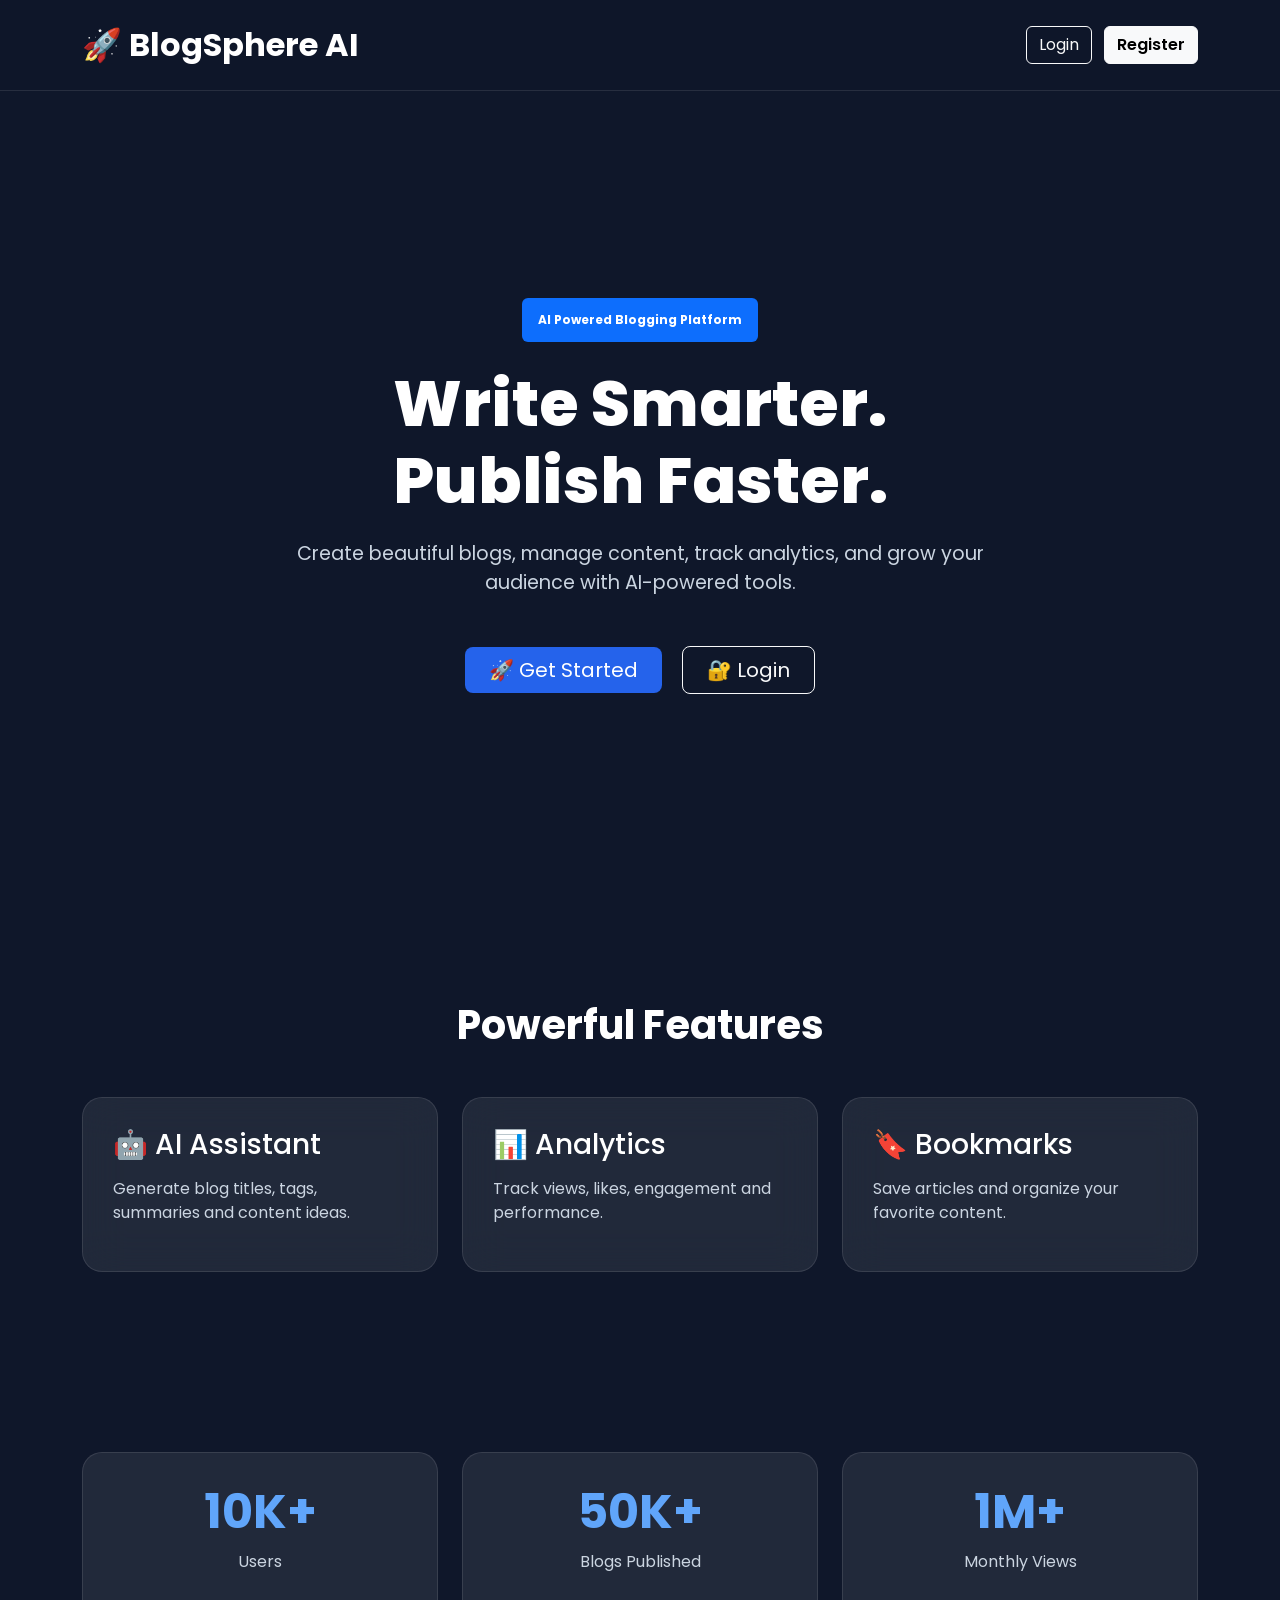
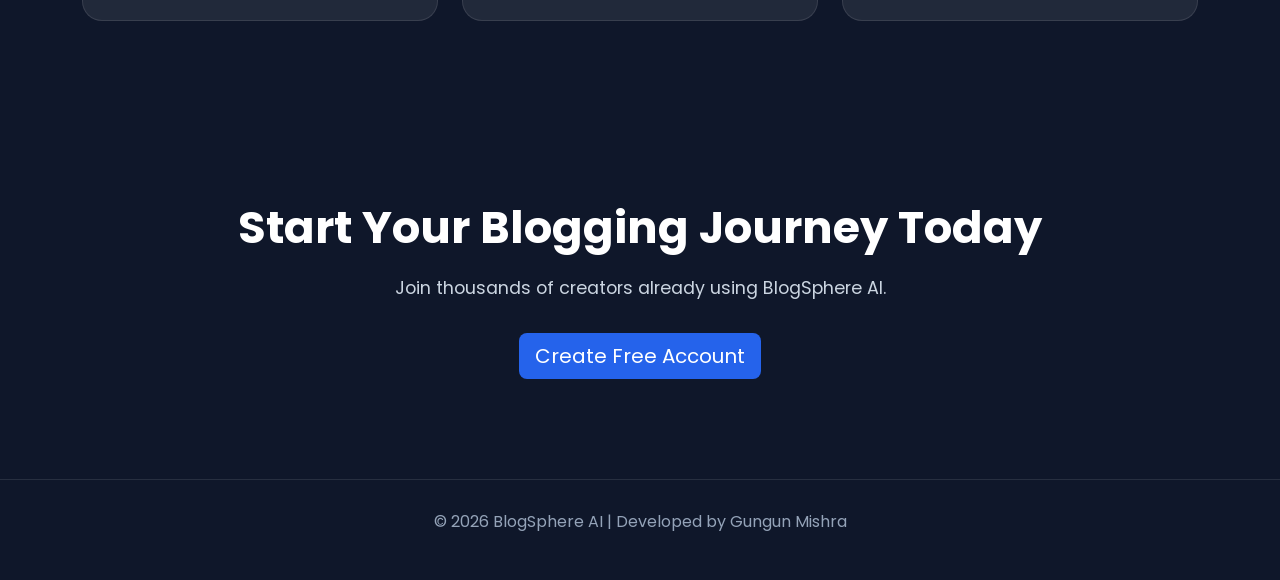
<file: BlogSphere-AI/index.html>
<!DOCTYPE html>
<html lang="en">
<head>
<meta charset="UTF-8">
<meta name="viewport" content="width=device-width, initial-scale=1.0">

<title>BlogSphere AI</title>

<link href="https://cdn.jsdelivr.net/npm/bootstrap@5.3.3/dist/css/bootstrap.min.css" rel="stylesheet">

<link rel="stylesheet" href="css/style.css">

<link rel="preconnect" href="https://fonts.googleapis.com">
<link href="https://fonts.googleapis.com/css2?family=Poppins:wght@300;400;500;600;700;800&display=swap" rel="stylesheet">

</head>

<body>

<!-- Navbar -->

<nav class="navbar navbar-expand-lg navbar-dark py-3">

<div class="container">

<a href="index.html" class="navbar-brand fw-bold fs-2">
🚀 BlogSphere AI
</a>

<div>

<a href="login.html" class="btn btn-outline-light me-2">
Login
</a>

<a href="register.html" class="btn btn-light fw-semibold">
Register
</a>

</div>

</div>

</nav>

<!-- Hero Section -->

<section class="hero">

<div class="container text-center">

<span class="badge bg-primary mb-4 p-3">
AI Powered Blogging Platform
</span>

<h1 class="hero-title">
Write Smarter.<br>
Publish Faster.
</h1>

<p class="hero-text">
Create beautiful blogs, manage content, track analytics,
and grow your audience with AI-powered tools.
</p>

<div class="mt-5">

<a href="register.html"
class="btn btn-primary btn-lg px-4 me-3">
🚀 Get Started
</a>

<a href="login.html"
class="btn btn-outline-light btn-lg px-4">
🔐 Login
</a>

</div>

</div>

</section>

<!-- Features -->

<section class="features">

<div class="container">

<h2 class="section-title text-center">
Powerful Features
</h2>

<div class="row g-4 mt-4">

<div class="col-md-4">

<div class="feature-card">

<h3>🤖 AI Assistant</h3>

<p>
Generate blog titles, tags,
summaries and content ideas.
</p>

</div>

</div>

<div class="col-md-4">

<div class="feature-card">

<h3>📊 Analytics</h3>

<p>
Track views, likes,
engagement and performance.
</p>

</div>

</div>

<div class="col-md-4">

<div class="feature-card">

<h3>🔖 Bookmarks</h3>

<p>
Save articles and organize
your favorite content.
</p>

</div>

</div>

</div>

</div>

</section>

<!-- Stats -->

<section class="stats">

<div class="container">

<div class="row text-center">

<div class="col-md-4">

<div class="stat-card">

<h2>10K+</h2>

<p>Users</p>

</div>

</div>

<div class="col-md-4">

<div class="stat-card">

<h2>50K+</h2>

<p>Blogs Published</p>

</div>

</div>

<div class="col-md-4">

<div class="stat-card">

<h2>1M+</h2>

<p>Monthly Views</p>

</div>

</div>

</div>

</div>

</section>

<!-- CTA -->

<section class="cta">

<div class="container text-center">

<h2>
Start Your Blogging Journey Today
</h2>

<p>
Join thousands of creators already using BlogSphere AI.
</p>

<a href="register.html"
class="btn btn-primary btn-lg mt-3">

Create Free Account

</a>

</div>

</section>

<!-- Footer -->

<footer>

<div class="container text-center">

<p>
© 2026 BlogSphere AI | Developed by Gungun Mishra
</p>

</div>

</footer>

</body>
</html>
</file>
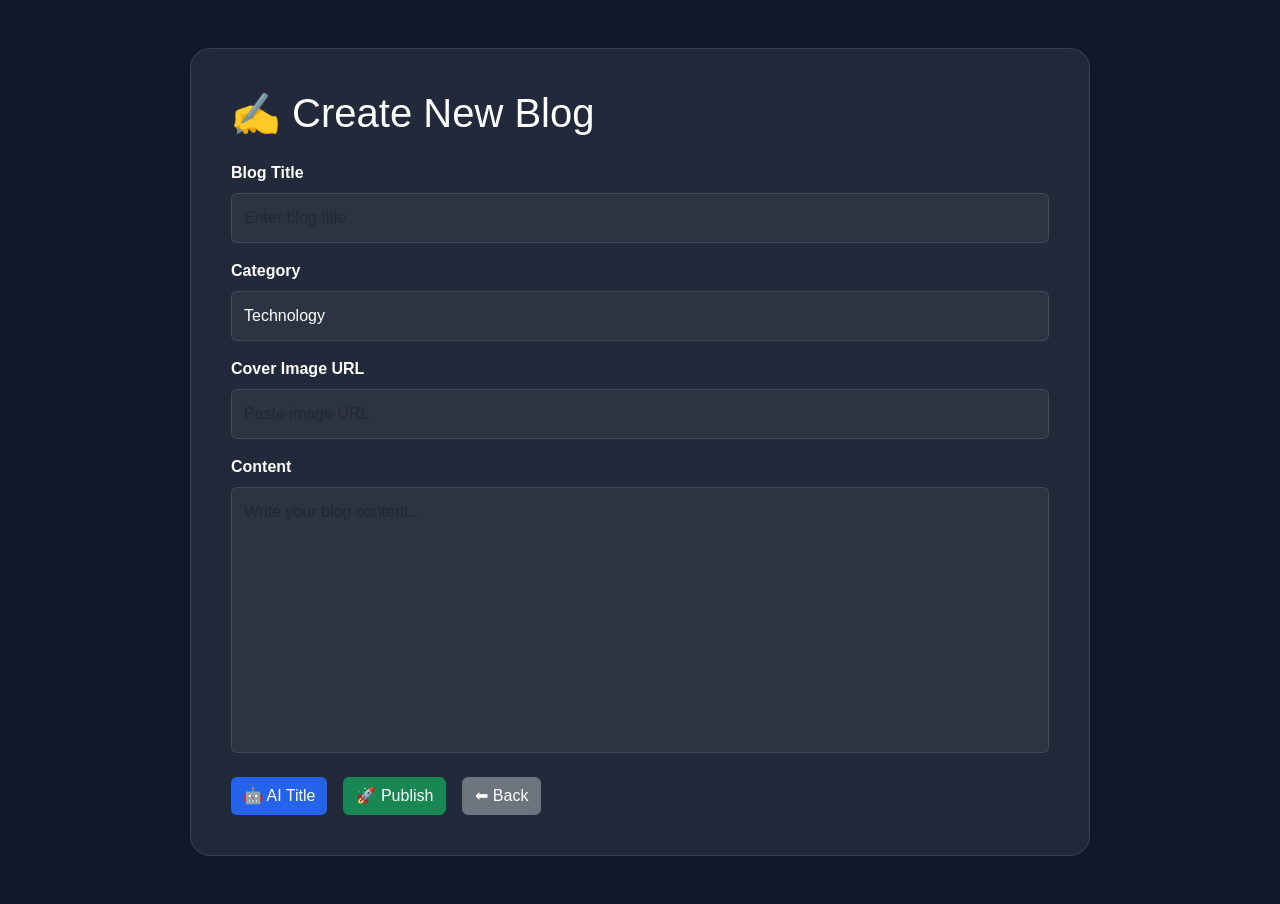
<file: BlogSphere-AI/create-blog.html>
<!DOCTYPE html>
<html lang="en">
<head>

<meta charset="UTF-8">
<meta name="viewport" content="width=device-width, initial-scale=1.0">

<title>Create Blog | BlogSphere AI</title>

<link href="https://cdn.jsdelivr.net/npm/bootstrap@5.3.3/dist/css/bootstrap.min.css" rel="stylesheet">

<link rel="stylesheet" href="css/style.css">

</head>

<body>

<div class="container py-5">

<div class="create-blog-card">

<h1 class="mb-4">
✍️ Create New Blog
</h1>

<!-- Blog Title -->

<label class="mb-2">
Blog Title
</label>

<input
type="text"
id="title"
class="form-control mb-3"
placeholder="Enter blog title">

<!-- Category -->

<label class="mb-2">
Category
</label>

<select
id="category"
class="form-control mb-3">

<option>Technology</option>

<option>Artificial Intelligence</option>

<option>Programming</option>

<option>Career</option>

<option>Web Development</option>

</select>

<!-- Image URL -->

<label class="mb-2">
Cover Image URL
</label>

<input
type="text"
id="image"
class="form-control mb-3"
placeholder="Paste image URL">

<!-- Content -->

<label class="mb-2">
Content
</label>

<textarea
id="content"
rows="10"
class="form-control mb-4"
placeholder="Write your blog content...">
</textarea>

<div class="d-flex gap-3">

<button
class="btn btn-primary"
onclick="generateTitle()">

🤖 AI Title

</button>

<button
class="btn btn-success"
onclick="createBlog()">

🚀 Publish

</button>

<a
href="dashboard.html"
class="btn btn-secondary">

⬅ Back

</a>

</div>

</div>

</div>

<script src="js/app.js"></script>

</body>
</html>
</file>
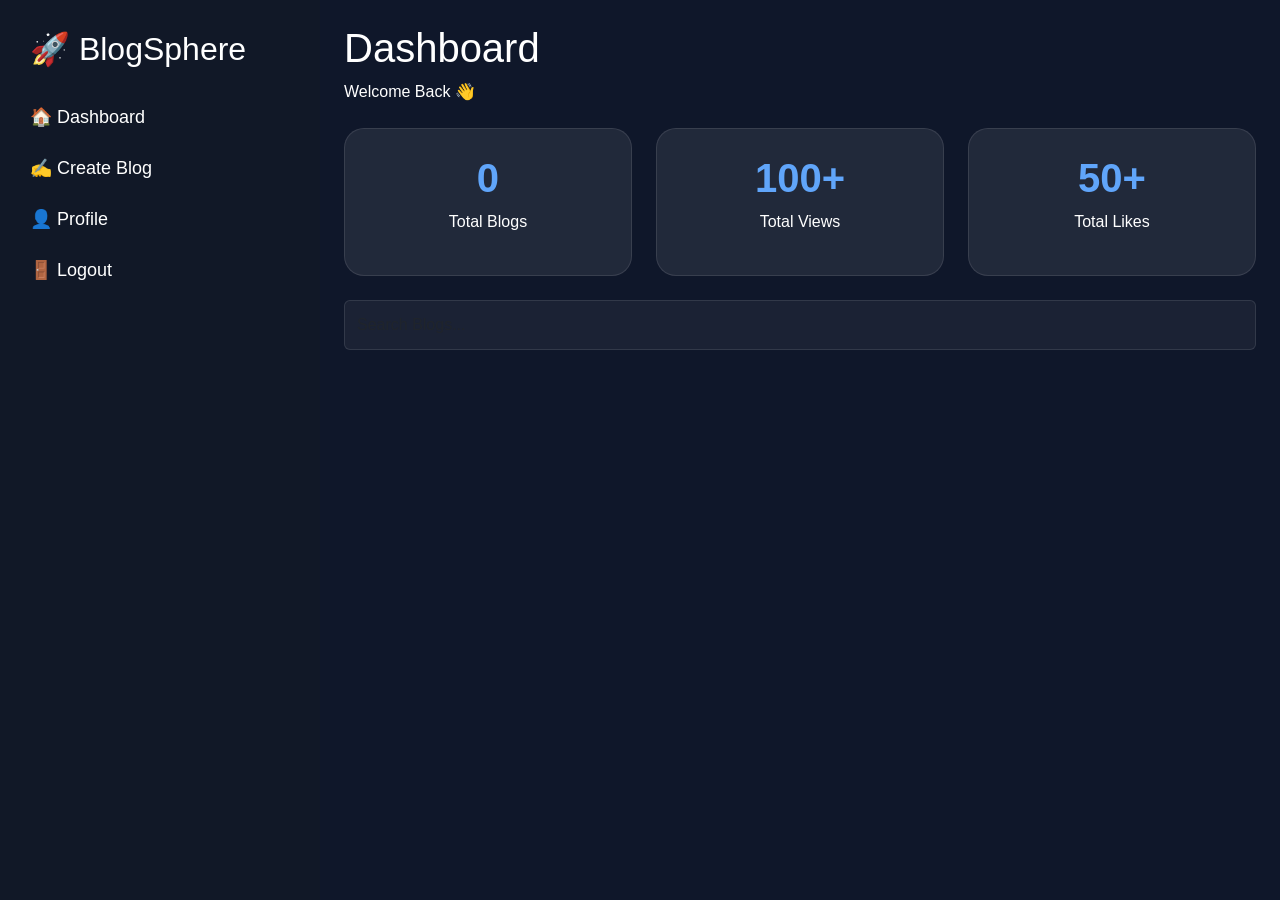
<file: BlogSphere-AI/dashboard.html>
<!DOCTYPE html>
<html lang="en">
<head>

<meta charset="UTF-8">
<meta name="viewport" content="width=device-width, initial-scale=1.0">

<title>Dashboard | BlogSphere AI</title>

<link href="https://cdn.jsdelivr.net/npm/bootstrap@5.3.3/dist/css/bootstrap.min.css" rel="stylesheet">

<link rel="stylesheet" href="css/style.css">

</head>

<body>

<div class="container-fluid">

<div class="row">

<!-- Sidebar -->

<div class="col-md-3 sidebar">

<h2 class="mb-4">
🚀 BlogSphere
</h2>

<a href="dashboard.html">🏠 Dashboard</a>

<a href="create-blog.html">✍️ Create Blog</a>

<a href="profile.html">👤 Profile</a>

<a href="#" onclick="logout()">
🚪 Logout
</a>

</div>

<!-- Main Content -->

<div class="col-md-9 p-4">

<h1>
Dashboard
</h1>

<p>
Welcome Back 👋
</p>

<!-- Stats -->

<div class="row mt-4">

<div class="col-md-4">

<div class="stat-box">

<h2 id="blogCount">
0
</h2>

<p>Total Blogs</p>

</div>

</div>

<div class="col-md-4">

<div class="stat-box">

<h2>
100+
</h2>

<p>Total Views</p>

</div>

</div>

<div class="col-md-4">

<div class="stat-box">

<h2>
50+
</h2>

<p>Total Likes</p>

</div>

</div>

</div>

<!-- Search -->

<div class="mt-4">

<input
type="text"
id="search"
class="form-control"
placeholder="Search Blogs..."
onkeyup="searchBlogs()">

</div>

<!-- Blog List -->

<div
id="blogs"
class="mt-4">

</div>

</div>

</div>

</div>

<script src="js/app.js"></script>

</body>
</html>
</file>
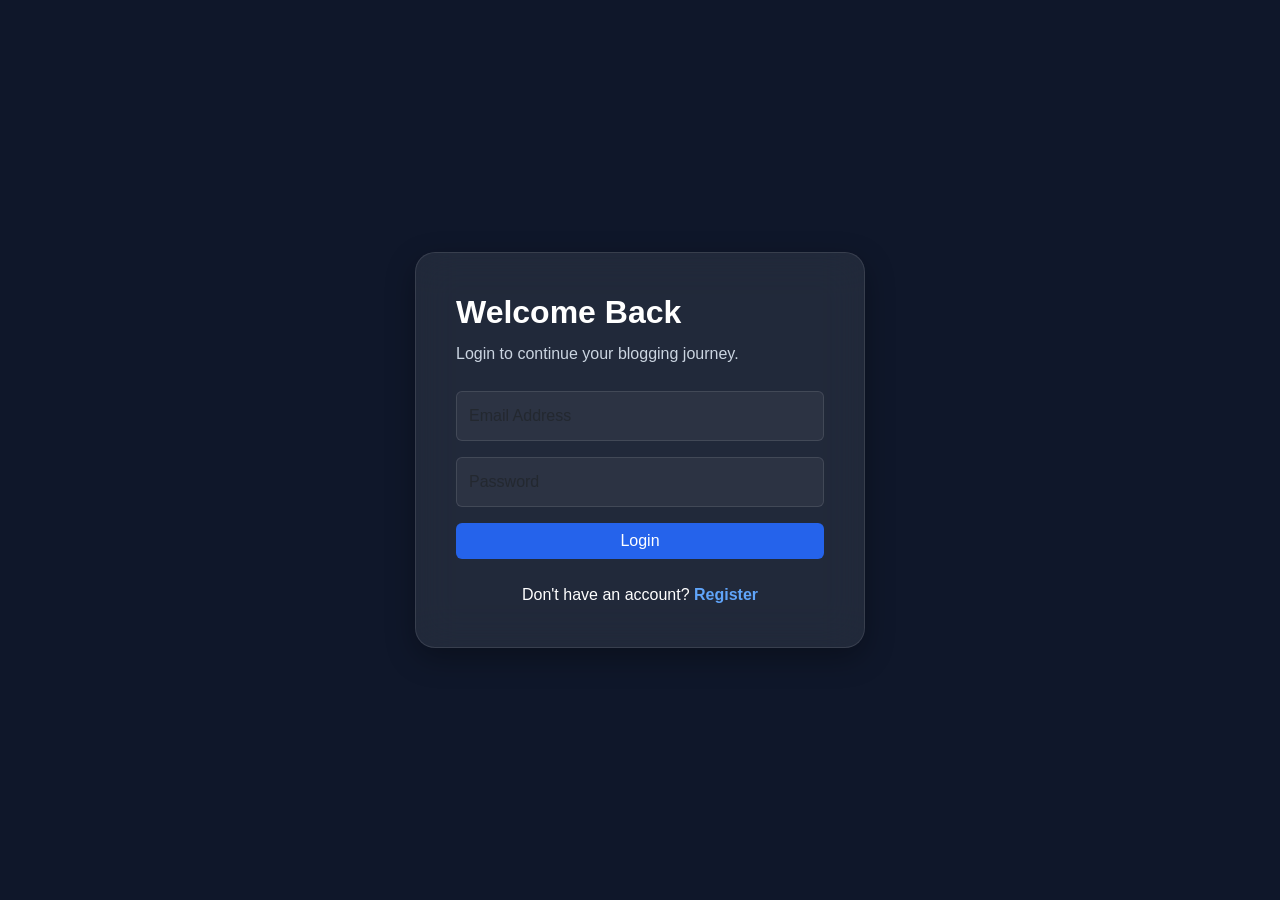
<file: BlogSphere-AI/login.html>
<!DOCTYPE html>
<html lang="en">
<head>

<meta charset="UTF-8">
<meta name="viewport" content="width=device-width, initial-scale=1.0">

<title>Login | BlogSphere AI</title>

<link href="https://cdn.jsdelivr.net/npm/bootstrap@5.3.3/dist/css/bootstrap.min.css" rel="stylesheet">

<link rel="stylesheet" href="css/style.css">

</head>

<body>

<div class="auth-container">

<div class="auth-card">

<h1>Welcome Back</h1>

<p>Login to continue your blogging journey.</p>

<input
type="email"
id="loginEmail"
class="form-control mb-3"
placeholder="Email Address">

<input
type="password"
id="loginPassword"
class="form-control mb-3"
placeholder="Password">

<button
class="btn btn-primary w-100"
onclick="login()">

Login

</button>

<div class="text-center mt-4">

Don't have an account?

<a href="register.html">
Register
</a>

</div>

</div>

</div>

<script src="js/app.js"></script>

</body>
</html>
</file>
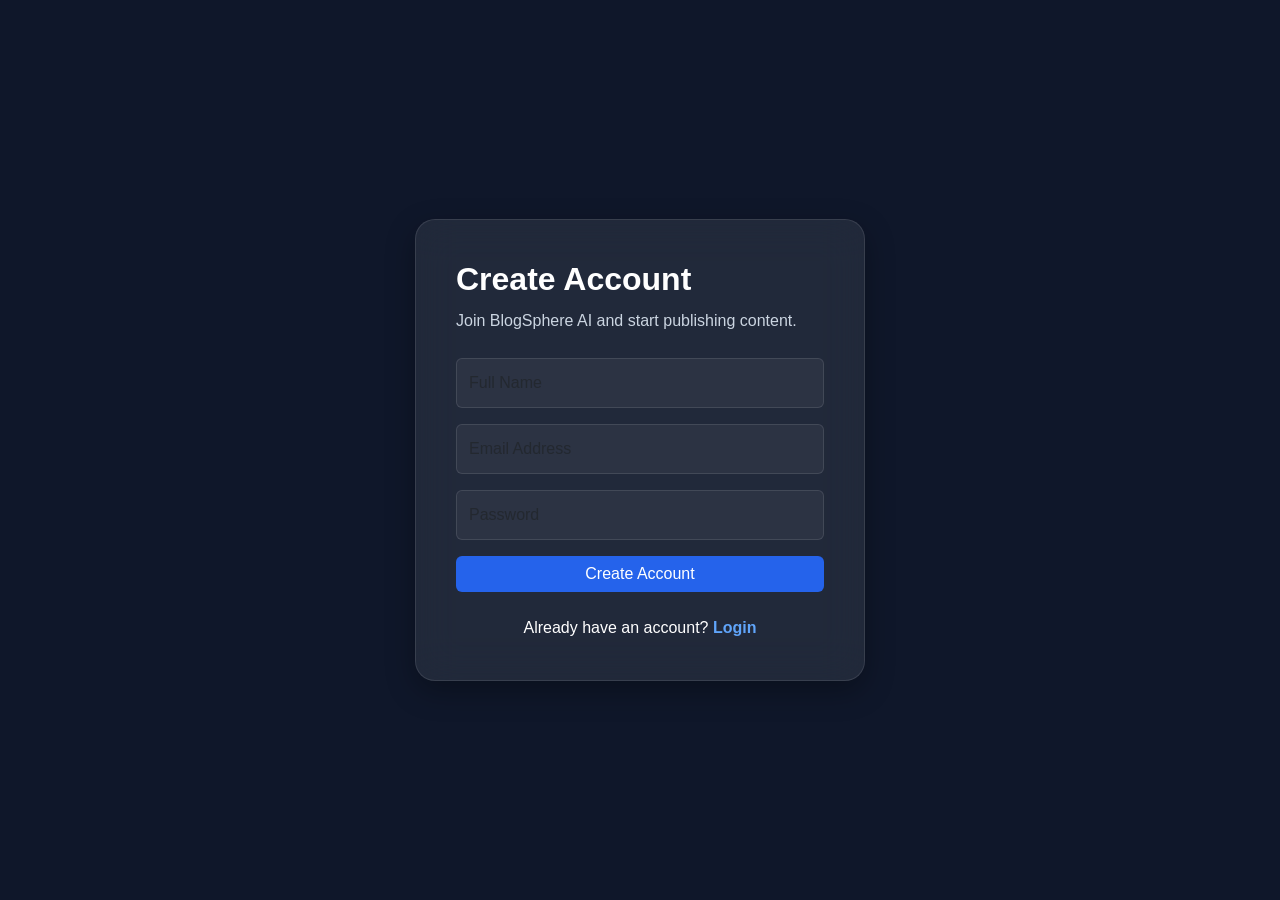
<file: BlogSphere-AI/register.html>
<!DOCTYPE html>
<html lang="en">
<head>

<meta charset="UTF-8">
<meta name="viewport" content="width=device-width, initial-scale=1.0">

<title>Register | BlogSphere AI</title>

<link href="https://cdn.jsdelivr.net/npm/bootstrap@5.3.3/dist/css/bootstrap.min.css" rel="stylesheet">

<link rel="stylesheet" href="css/style.css">

</head>

<body>

<div class="auth-container">

<div class="auth-card">

<h1>Create Account</h1>

<p>
Join BlogSphere AI and start publishing content.
</p>

<form>

<input
type="text"
class="form-control mb-3"
placeholder="Full Name"
id="name">

<input
type="email"
class="form-control mb-3"
placeholder="Email Address"
id="email">

<input
type="password"
class="form-control mb-3"
placeholder="Password"
id="password">

<button
type="button"
class="btn btn-primary w-100"
onclick="register()">

Create Account

</button>

</form>

<div class="mt-4 text-center">

Already have an account?

<a href="login.html">
Login
</a>

</div>

</div>

</div>

<script src="js/app.js"></script>

</body>
</html>
</file>
<file: BlogSphere-AI/css/style.css>
*{
margin:0;
padding:0;
box-sizing:border-box;
font-family:'Poppins',sans-serif;
}

body{
background:#0f172a;
color:white;
overflow-x:hidden;
}

/* Navbar */

.navbar{
background:rgba(15,23,42,0.95);
backdrop-filter:blur(10px);
border-bottom:1px solid rgba(255,255,255,0.1);
}

.navbar-brand{
font-weight:700;
}

/* Hero Section */

.hero{
min-height:90vh;
display:flex;
align-items:center;
justify-content:center;
text-align:center;
padding:100px 20px;
}

.hero-title{
font-size:4rem;
font-weight:800;
line-height:1.2;
margin-bottom:20px;
}

.hero-text{
font-size:1.2rem;
max-width:700px;
margin:auto;
color:#cbd5e1;
}

/* Buttons */

.btn-primary{
background:#2563eb;
border:none;
}

.btn-primary:hover{
background:#1d4ed8;
transform:translateY(-2px);
}

.btn{
transition:0.3s;
}

/* Features */

.features{
padding:100px 0;
}

.section-title{
font-size:2.5rem;
font-weight:700;
}

.feature-card{
background:rgba(255,255,255,0.08);
backdrop-filter:blur(20px);
border:1px solid rgba(255,255,255,0.1);
padding:30px;
border-radius:20px;
height:100%;
transition:0.3s;
}

.feature-card:hover{
transform:translateY(-10px);
box-shadow:0 10px 30px rgba(0,0,0,0.3);
}

.feature-card h3{
margin-bottom:15px;
}

.feature-card p{
color:#cbd5e1;
}

/* Stats */

.stats{
padding:80px 0;
}

.stat-card{
background:rgba(255,255,255,0.08);
padding:30px;
border-radius:20px;
border:1px solid rgba(255,255,255,0.1);
}

.stat-card h2{
font-size:3rem;
font-weight:700;
color:#60a5fa;
}

.stat-card p{
margin-top:10px;
color:#cbd5e1;
}

/* CTA */

.cta{
padding:100px 20px;
text-align:center;
}

.cta h2{
font-size:2.8rem;
font-weight:700;
margin-bottom:20px;
}

.cta p{
color:#cbd5e1;
font-size:1.1rem;
}

/* Footer */

footer{
padding:30px;
border-top:1px solid rgba(255,255,255,0.1);
text-align:center;
color:#94a3b8;
}

/* Responsive */

@media(max-width:768px){

.hero-title{
font-size:2.5rem;
}

.hero-text{
font-size:1rem;
}

.section-title{
font-size:2rem;
}

.cta h2{
font-size:2rem;
}

}
/* Auth Pages */

.auth-container{

min-height:100vh;

display:flex;

justify-content:center;

align-items:center;

padding:20px;

}

.auth-card{

width:100%;
max-width:450px;

background:rgba(255,255,255,0.08);

backdrop-filter:blur(20px);

border:1px solid rgba(255,255,255,0.1);

padding:40px;

border-radius:20px;

box-shadow:0 10px 30px rgba(0,0,0,0.3);

}

.auth-card h1{

font-size:2rem;

font-weight:700;

margin-bottom:10px;

}

.auth-card p{

color:#cbd5e1;

margin-bottom:25px;

}

.form-control{

background:rgba(255,255,255,0.05);

border:1px solid rgba(255,255,255,0.1);

color:white;

padding:12px;

}

.form-control:focus{

background:rgba(255,255,255,0.08);

color:white;

box-shadow:none;

border-color:#3b82f6;

}

.auth-card a{

text-decoration:none;

font-weight:600;

color:#60a5fa;

}
/* Dashboard */

.sidebar{

background:#111827;

min-height:100vh;

padding:30px;

}

.sidebar a{

display:block;

color:white;

text-decoration:none;

padding:12px 0;

font-size:18px;

}

.sidebar a:hover{

color:#60a5fa;

}

.stat-box{

background:rgba(255,255,255,0.08);

padding:25px;

border-radius:20px;

text-align:center;

border:1px solid rgba(255,255,255,0.1);

}

.stat-box h2{

font-size:40px;

font-weight:700;

color:#60a5fa;

}
/* Create Blog Page */

.create-blog-card{

max-width:900px;

margin:auto;

background:rgba(255,255,255,0.08);

backdrop-filter:blur(20px);

padding:40px;

border-radius:20px;

border:1px solid rgba(255,255,255,0.1);

}

.create-blog-card label{

font-weight:600;

margin-bottom:8px;

}

textarea{

resize:none;

}
</file>
